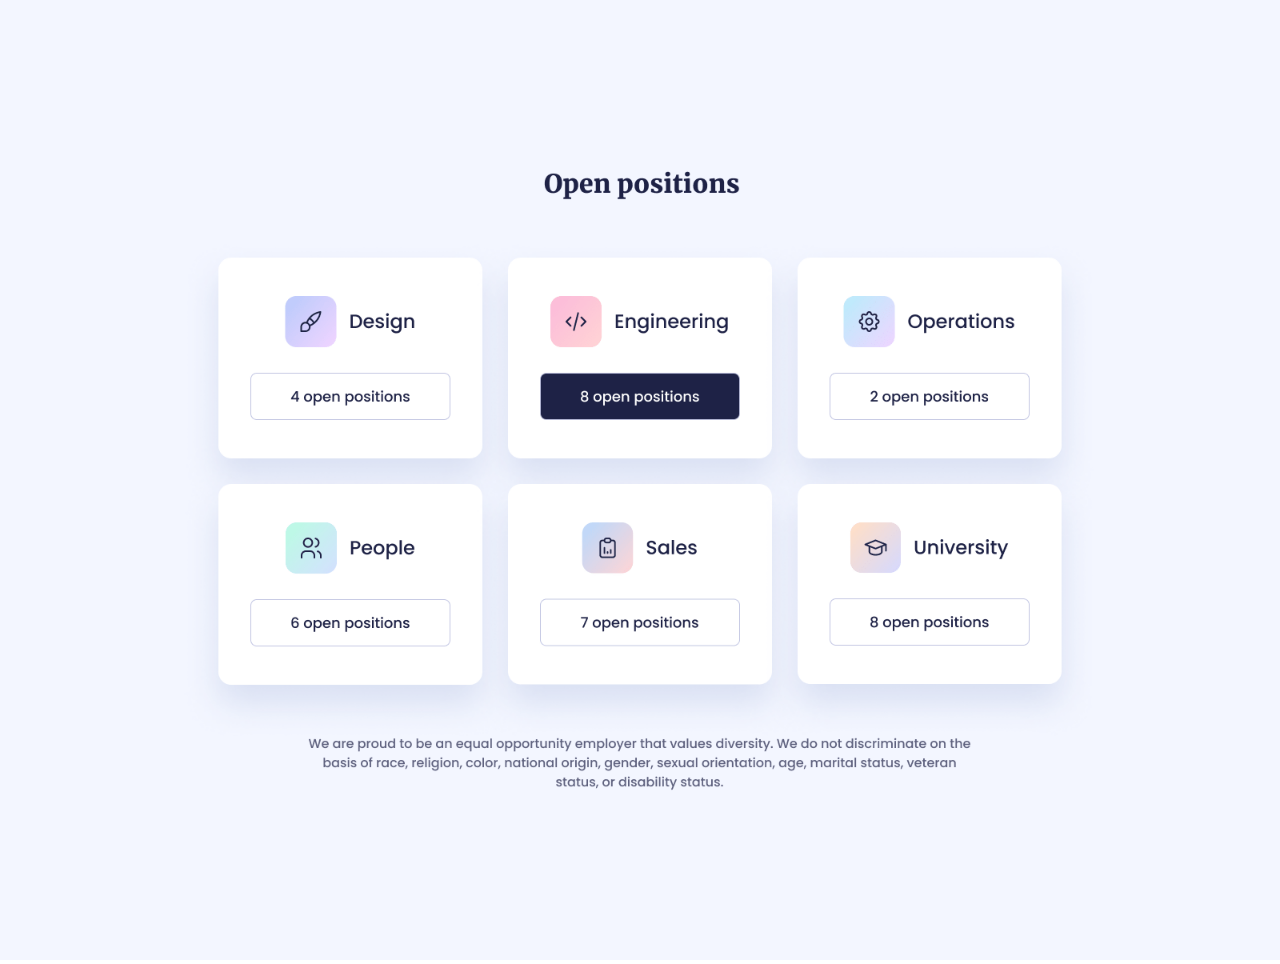
<file: img-desktop.html>
<!DOCTYPE html>
<html lang="en">
  <head>
    <meta charset="UTF-8" />
    <meta name="viewport" content="width=device-width, initial-scale=1.0" />
    <title>Desktop Design</title>
    <style>
      * {
        margin: 0;
        padding: 0;
      }
      img {
        width: 100%;
        height: auto;
      }
    </style>
  </head>
  <body>
    <div>
      <img src="./assets/images/7.job_board.png" alt="Desktop Design" />
    </div>
  </body>
</html>
</file>
